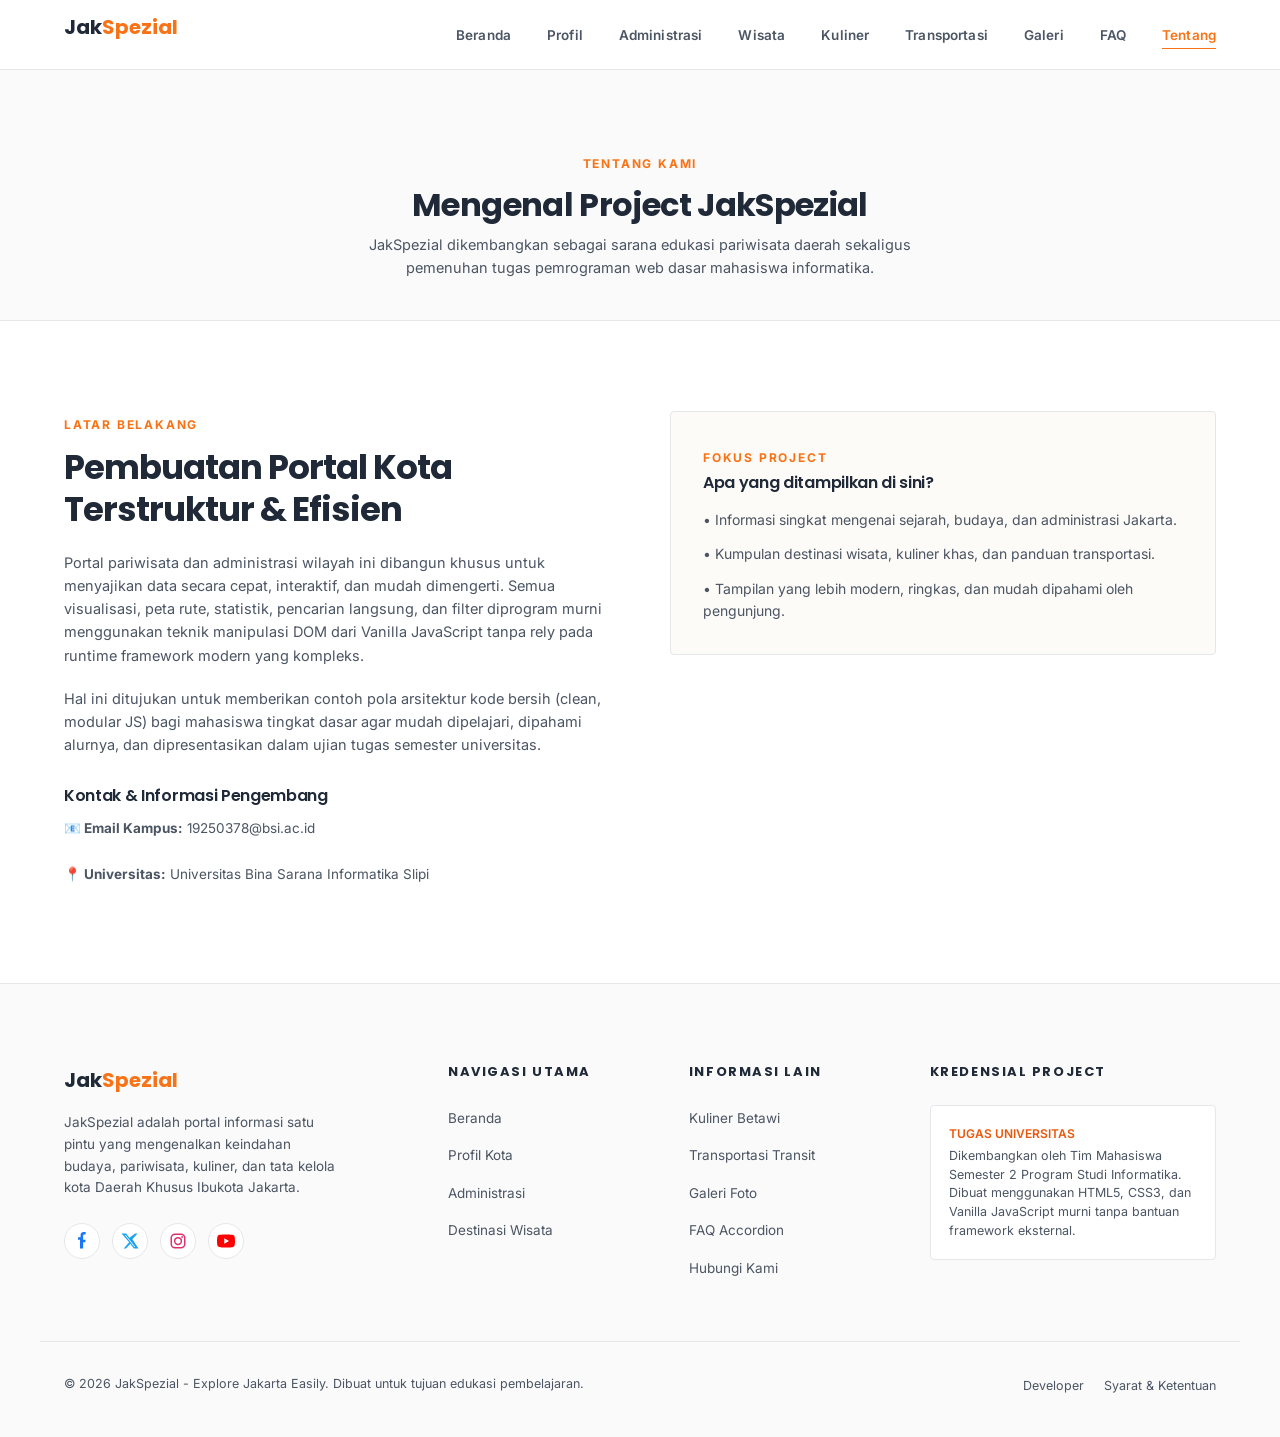
<file: pages/about.html>
<!DOCTYPE html>
<html lang="id">
<head>
    <meta charset="UTF-8">
    <meta name="viewport" content="width=device-width, initial-scale=1.0">
    <title>Tentang Kami - JakSpezial</title>
    <link rel="icon" type="image/png" href="../assets/logos/logojs.png">
    
    <!-- Meta SEO -->
    <meta name="description" content="Profil pengembang web portal JakSpezial. Dibuat oleh tim mahasiswa informatika semester dua untuk menyajikan informasi edukasi kota DKI Jakarta secara modern dan minimalis.">
    <meta name="keywords" content="Tentang JakSpezial, Developer Web Jakarta, Kontak JakSpezial, Tugas Kuliah Pemrograman Web">
    
    <!-- CSS Links -->
    <link rel="stylesheet" href="../css/style.css">
    <link rel="stylesheet" href="../css/navbar.css">
    <link rel="stylesheet" href="../css/modal.css">
    <link rel="stylesheet" href="../css/footer.css">
    <link rel="stylesheet" href="../css/responsive.css">
    
    <style>
        .page-header-banner {
            width: 100%;
            padding: 80px 0 40px 0;
            background-color: var(--bg-secondary);
            border-bottom: 1px solid var(--border);
            margin-top: var(--header-height);
            text-align: center;
        }

        .about-grid {
            display: grid;
            grid-template-columns: 1fr 1fr;
            gap: 60px;
            align-items: flex-start;
        }

        /* Clean Minimalist Form Elements */
        .form-group {
            display: flex;
            flex-direction: column;
            gap: 8px;
            margin-bottom: 20px;
        }

        .form-label {
            font-size: 12px;
            font-weight: 600;
            text-transform: uppercase;
            letter-spacing: 0.05em;
            color: var(--text-primary);
        }

        .form-input {
            width: 100%;
            padding: 12px 16px;
            font-family: var(--font-body);
            font-size: 14px;
            color: var(--text-primary);
            background-color: var(--bg-primary);
            border: 1px solid var(--border);
            border-radius: var(--border-radius);
            outline: none;
            transition: border-color var(--transition-fast);
        }

        .form-input:focus {
            border-color: var(--primary);
        }

        .form-textarea {
            resize: vertical;
            min-height: 140px;
        }
        
        .status-box {
            font-size: 13.5px;
            margin-top: 12px;
            font-weight: 500;
        }
    </style>
</head>
<body data-page="about">

    <!-- 1. Loading Screen Spinner -->
    <div id="loading-screen">
        <div class="spinner"></div>
        <span style="font-family: var(--font-heading); font-size: 11px; font-weight: 700; letter-spacing: 0.15em; color: var(--primary); text-transform: uppercase;">JakSpezial</span>
    </div>

    <!-- 2. Navigation Header (Solid version) -->
    <header class="navbar navbar-static">
        <div class="container navbar-container">
            <a href="../index.html" class="navbar-brand">
                <span class="brand-name">Jak</span><span class="brand-accent">Spezial</span>
            </a>
            
            <!-- Desktop Menu -->
            <nav>
                <ul class="navbar-menu">
                    <li><a href="../index.html" class="navbar-link">Beranda</a></li>
                    <li><a href="./profile.html" class="navbar-link">Profil</a></li>
                    <li><a href="./administrasi.html" class="navbar-link">Administrasi</a></li>
                    <li><a href="./wisata.html" class="navbar-link">Wisata</a></li>
                    <li><a href="./kuliner.html" class="navbar-link">Kuliner</a></li>
                    <li><a href="./transportasi.html" class="navbar-link">Transportasi</a></li>
                    <li><a href="./gallery.html" class="navbar-link">Galeri</a></li>
                    <li><a href="./faq.html" class="navbar-link">FAQ</a></li>
                    <li><a href="./about.html" class="navbar-link active">Tentang</a></li>
                </ul>
            </nav>

            <!-- Mobile Toggle -->
            <button class="navbar-toggle" aria-label="Buka menu navigasi">
                <span class="navbar-toggle-bar"></span>
                <span class="navbar-toggle-bar"></span>
                <span class="navbar-toggle-bar"></span>
            </button>
        </div>
    </header>

    <!-- 3. Mobile Nav Drawer Sidebar -->
    <div class="mobile-nav-backdrop"></div>
    <div class="mobile-nav">
        <div class="mobile-nav-header">
            <div class="navbar-brand"><span class="brand-name">Jak</span><span class="brand-accent">Spezial</span></div>
            <button class="mobile-nav-close" aria-label="Tutup menu navigasi">✕</button>
        </div>
        <ul class="mobile-nav-menu">
            <li><a href="../index.html" class="mobile-nav-link">Beranda</a></li>
            <li><a href="./profile.html" class="mobile-nav-link">Profil</a></li>
            <li><a href="./administrasi.html" class="mobile-nav-link">Administrasi</a></li>
            <li><a href="./wisata.html" class="mobile-nav-link">Wisata</a></li>
            <li><a href="./kuliner.html" class="mobile-nav-link">Kuliner</a></li>
            <li><a href="./transportasi.html" class="mobile-nav-link">Transportasi</a></li>
            <li><a href="./gallery.html" class="mobile-nav-link">Galeri</a></li>
            <li><a href="./faq.html" class="mobile-nav-link">FAQ</a></li>
            <li><a href="./about.html" class="mobile-nav-link active">Tentang</a></li>
        </ul>
    </div>

    <!-- 4. Page Header Banner -->
    <header class="page-header-banner">
        <div class="container reveal active" style="opacity: 1; transform: none;">
            <span class="section-label">Tentang Kami</span>
            <h1 style="font-size: 32px; font-weight: 700; letter-spacing: -0.02em; margin-bottom: 8px;">Mengenal Project JakSpezial</h1>
            <p style="color: var(--text-secondary); max-width: 600px; margin: 0 auto; font-size: 14.5px;">
                JakSpezial dikembangkan sebagai sarana edukasi pariwisata daerah sekaligus pemenuhan tugas pemrograman web dasar mahasiswa informatika.
            </p>
        </div>
    </header>

    <!-- 5. About Content Section -->
    <section class="section">
        <div class="container about-grid">
            
            <div class="reveal active" style="opacity: 1; transform: none;">
                <span class="section-label">Latar Belakang</span>
                <h2 class="section-title" style="text-align: left; margin-bottom: 20px;">Pembuatan Portal Kota Terstruktur & Efisien</h2>
                <p class="modal-text" style="margin-bottom: 20px;">
                    Portal pariwisata dan administrasi wilayah ini dibangun khusus untuk menyajikan data secara cepat, interaktif, dan mudah dimengerti. Semua visualisasi, peta rute, statistik, pencarian langsung, dan filter diprogram murni menggunakan teknik manipulasi DOM dari Vanilla JavaScript tanpa rely pada runtime framework modern yang kompleks.
                </p>
                <p class="modal-text" style="margin-bottom: 30px;">
                    Hal ini ditujukan untuk memberikan contoh pola arsitektur kode bersih (clean, modular JS) bagi mahasiswa tingkat dasar agar mudah dipelajari, dipahami alurnya, dan dipresentasikan dalam ujian tugas semester universitas.
                </p>

                <h3 class="modal-section-title" style="margin-bottom: 12px;">Kontak & Informasi Pengembang</h3>
                <ul class="modal-detail-list" style="list-style: none;">
                    <li style="font-size: 13.5px; color: var(--text-secondary); margin-bottom: 8px;">
                        <strong>📧 Email Kampus:</strong> 19250378@bsi.ac.id
                    </li>
                    <li style="font-size: 13.5px; color: var(--text-secondary); margin-bottom: 8px;">
                        <strong>📍 Universitas:</strong> Universitas Bina Sarana Informatika Slipi
                    </li>
                </ul>
            </div>

            <div class="reveal active" style="opacity: 1; transform: none; border: 1px solid var(--border); border-radius: var(--border-radius); padding: 32px; background-color: var(--bg-card);">
                <span class="section-label" style="margin-bottom: 6px;">Fokus Project</span>
                <h3 class="modal-section-title" style="margin-bottom: 16px;">Apa yang ditampilkan di sini?</h3>
                <ul class="modal-detail-list" style="list-style: none; display: flex; flex-direction: column; gap: 12px;">
                    <li style="font-size: 14px; color: var(--text-secondary);">• Informasi singkat mengenai sejarah, budaya, dan administrasi Jakarta.</li>
                    <li style="font-size: 14px; color: var(--text-secondary);">• Kumpulan destinasi wisata, kuliner khas, dan panduan transportasi.</li>
                    <li style="font-size: 14px; color: var(--text-secondary);">• Tampilan yang lebih modern, ringkas, dan mudah dipahami oleh pengunjung.</li>
                </ul>
            </div>
            
        </div>
    </section>

    <!-- 6. Shared Footer -->
    <footer class="footer">
        <div class="container footer-grid">
            <div class="footer-column">
                <a href="../index.html" class="footer-brand"><span class="brand-name">Jak</span><span class="brand-accent">Spezial</span></a>
                <p class="footer-text">JakSpezial adalah portal informasi satu pintu yang mengenalkan keindahan budaya, pariwisata, kuliner, dan tata kelola kota Daerah Khusus Ibukota Jakarta.</p>
                <div class="footer-socials">
                    <a href="https://facebook.com" class="footer-social-icon" target="_blank" rel="noopener noreferrer" aria-label="Facebook"><img src="../assets/logos/facebook.svg" alt="Facebook" style="width: 18px; height: 18px;"></a>
                    <a href="https://twitter.com" class="footer-social-icon" target="_blank" rel="noopener noreferrer" aria-label="Twitter"><img src="../assets/logos/twitter.svg" alt="Twitter" style="width: 18px; height: 18px;"></a>
                    <a href="https://instagram.com" class="footer-social-icon" target="_blank" rel="noopener noreferrer" aria-label="Instagram"><img src="../assets/logos/instagram.svg" alt="Instagram" style="width: 18px; height: 18px;"></a>
                    <a href="https://youtube.com" class="footer-social-icon" target="_blank" rel="noopener noreferrer" aria-label="YouTube"><img src="../assets/logos/youtube.svg" alt="YouTube" style="width: 18px; height: 18px;"></a>
                </div>
            </div>
            
            <div class="footer-column">
                <h3 class="footer-title">Navigasi Utama</h3>
                <ul class="footer-links">
                    <li><a href="../index.html" class="footer-link">Beranda</a></li>
                    <li><a href="./profile.html" class="footer-link">Profil Kota</a></li>
                    <li><a href="./administrasi.html" class="footer-link">Administrasi</a></li>
                    <li><a href="./wisata.html" class="footer-link">Destinasi Wisata</a></li>
                </ul>
            </div>
            
            <div class="footer-column">
                <h3 class="footer-title">Informasi Lain</h3>
                <ul class="footer-links">
                    <li><a href="./kuliner.html" class="footer-link">Kuliner Betawi</a></li>
                    <li><a href="./transportasi.html" class="footer-link">Transportasi Transit</a></li>
                    <li><a href="./gallery.html" class="footer-link">Galeri Foto</a></li>
                    <li><a href="./faq.html" class="footer-link">FAQ Accordion</a></li>
                    <li><a href="./about.html" class="footer-link">Hubungi Kami</a></li>
                </ul>
            </div>
            
            <div class="footer-column">
                <h3 class="footer-title">Kredensial Project</h3>
                <div class="footer-dev-card">
                    <div class="footer-dev-title">Tugas Universitas</div>
                    <p class="footer-dev-text">Dikembangkan oleh Tim Mahasiswa Semester 2 Program Studi Informatika. Dibuat menggunakan HTML5, CSS3, dan Vanilla JavaScript murni tanpa bantuan framework eksternal.</p>
                </div>
            </div>
        </div>
        
        <div class="container footer-bottom">
            <p class="footer-copy">&copy; 2026 JakSpezial - Explore Jakarta Easily. Dibuat untuk tujuan edukasi pembelajaran.</p>
            <ul class="footer-meta-links">
                <li><a href="./about.html" class="footer-meta-link">Developer</a></li>
                <li><a href="./faq.html" class="footer-meta-link">Syarat & Ketentuan</a></li>
            </ul>
        </div>
    </footer>

    <!-- 7. Back To Top Arrow -->
    <button id="back-to-top" aria-label="Kembali ke atas">▲</button>

    <!-- 8. Centralized Detail Modal Wrapper -->
    <div id="detail-modal" class="modal-overlay" onclick="handleBackdropClick(event)">
        <div class="modal-container">
            <!-- Content Injected Dynamically by JS -->
        </div>
    </div>

    <!-- Script Integrations -->
    <script src="../js/data.js"></script>
    <script src="../js/render.js"></script>
    <script src="../js/search.js"></script>
    <script src="../js/filter.js"></script>
    <script src="../js/modal.js"></script>
    <script src="../js/animation.js"></script>
    <script src="../js/main.js"></script>
</body>
</html>
</file>
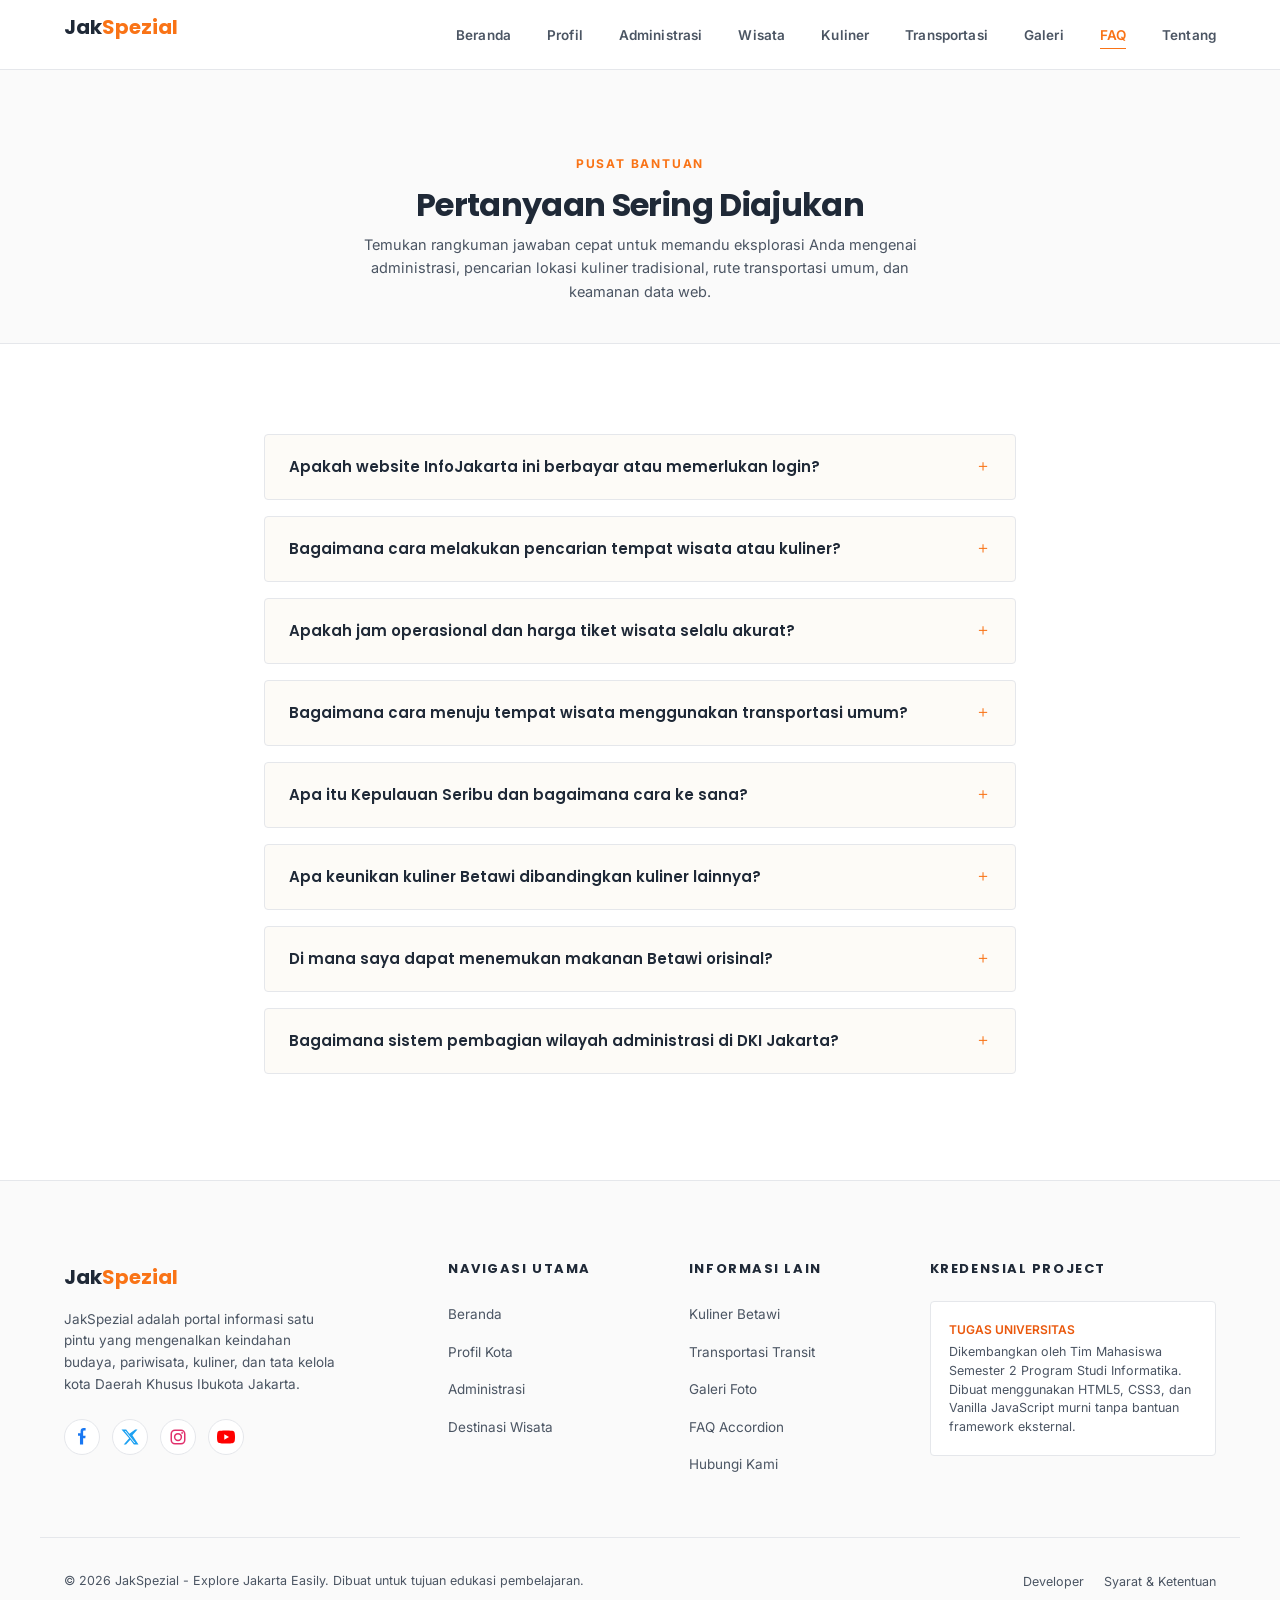
<file: pages/faq.html>
<!DOCTYPE html>
<html lang="id">
<head>
    <meta charset="UTF-8">
    <meta name="viewport" content="width=device-width, initial-scale=1.0">
    <title>Pertanyaan Sering Diajukan (FAQ) - JakSpezial</title>
    <link rel="icon" type="image/png" href="../assets/logos/logojs.png">
    
    <!-- Meta SEO -->
    <meta name="description" content="Kumpulan jawaban atas pertanyaan yang paling sering diajukan mengenai kota administrasi Jakarta, akses pariwisata, kuliner, dan tips transportasi.">
    <meta name="keywords" content="FAQ Jakarta, Informasi Jakarta, Tanya Jawab Jakarta, Rute Wisata Jakarta, Tiket Ragunan Monas">
    
    <!-- CSS Links -->
    <link rel="stylesheet" href="../css/style.css">
    <link rel="stylesheet" href="../css/navbar.css">
    <link rel="stylesheet" href="../css/modal.css">
    <link rel="stylesheet" href="../css/footer.css">
    <link rel="stylesheet" href="../css/responsive.css">
    
    <style>
        .page-header-banner {
            width: 100%;
            padding: 80px 0 40px 0;
            background-color: var(--bg-secondary);
            border-bottom: 1px solid var(--border);
            margin-top: var(--header-height);
            text-align: center;
        }
    </style>
</head>
<body data-page="faq">

    <!-- 1. Loading Screen Spinner -->
    <div id="loading-screen">
        <div class="spinner"></div>
        <span style="font-family: var(--font-heading); font-size: 11px; font-weight: 700; letter-spacing: 0.15em; color: var(--primary); text-transform: uppercase;">JakSpezial</span>
    </div>

    <!-- 2. Navigation Header (Solid version) -->
    <header class="navbar navbar-static">
        <div class="container navbar-container">
            <a href="../index.html" class="navbar-brand">
                <span class="brand-name">Jak</span><span class="brand-accent">Spezial</span>
            </a>
            
            <!-- Desktop Menu -->
            <nav>
                <ul class="navbar-menu">
                    <li><a href="../index.html" class="navbar-link">Beranda</a></li>
                    <li><a href="./profile.html" class="navbar-link">Profil</a></li>
                    <li><a href="./administrasi.html" class="navbar-link">Administrasi</a></li>
                    <li><a href="./wisata.html" class="navbar-link">Wisata</a></li>
                    <li><a href="./kuliner.html" class="navbar-link">Kuliner</a></li>
                    <li><a href="./transportasi.html" class="navbar-link">Transportasi</a></li>
                    <li><a href="./gallery.html" class="navbar-link">Galeri</a></li>
                    <li><a href="./faq.html" class="navbar-link active">FAQ</a></li>
                    <li><a href="./about.html" class="navbar-link">Tentang</a></li>
                </ul>
            </nav>

            <!-- Mobile Toggle -->
            <button class="navbar-toggle" aria-label="Buka menu navigasi">
                <span class="navbar-toggle-bar"></span>
                <span class="navbar-toggle-bar"></span>
                <span class="navbar-toggle-bar"></span>
            </button>
        </div>
    </header>

    <!-- 3. Mobile Nav Drawer Sidebar -->
    <div class="mobile-nav-backdrop"></div>
    <div class="mobile-nav">
        <div class="mobile-nav-header">
            <div class="navbar-brand"><span class="brand-name">Jak</span><span class="brand-accent">Spezial</span></div>
            <button class="mobile-nav-close" aria-label="Tutup menu navigasi">✕</button>
        </div>
        <ul class="mobile-nav-menu">
            <li><a href="../index.html" class="mobile-nav-link">Beranda</a></li>
            <li><a href="./profile.html" class="mobile-nav-link">Profil</a></li>
            <li><a href="./administrasi.html" class="mobile-nav-link">Administrasi</a></li>
            <li><a href="./wisata.html" class="mobile-nav-link">Wisata</a></li>
            <li><a href="./kuliner.html" class="mobile-nav-link">Kuliner</a></li>
            <li><a href="./transportasi.html" class="mobile-nav-link">Transportasi</a></li>
            <li><a href="./gallery.html" class="mobile-nav-link">Galeri</a></li>
            <li><a href="./faq.html" class="mobile-nav-link active">FAQ</a></li>
            <li><a href="./about.html" class="mobile-nav-link">Tentang</a></li>
        </ul>
    </div>

    <!-- 4. Page Header Banner -->
    <header class="page-header-banner">
        <div class="container reveal">
            <span class="section-label">Pusat Bantuan</span>
            <h1 style="font-size: 32px; font-weight: 700; letter-spacing: -0.02em; margin-bottom: 8px;">Pertanyaan Sering Diajukan</h1>
            <p style="color: var(--text-secondary); max-width: 600px; margin: 0 auto; font-size: 14.5px;">
                Temukan rangkuman jawaban cepat untuk memandu eksplorasi Anda mengenai administrasi, pencarian lokasi kuliner tradisional, rute transportasi umum, dan keamanan data web.
            </p>
        </div>
    </header>

    <!-- 5. FAQ Accordion Grid Section -->
    <section class="section">
        <div class="container" style="max-width: 800px;">
            <!-- Accordion dynamic wrapper injected by JS render.js -->
            <div id="faq-accordion"></div>
        </div>
    </section>

    <!-- 6. Shared Footer -->
    <footer class="footer">
        <div class="container footer-grid">
            <div class="footer-column">
                <a href="../index.html" class="footer-brand"><span class="brand-name">Jak</span><span class="brand-accent">Spezial</span></a>
                <p class="footer-text">JakSpezial adalah portal informasi satu pintu yang mengenalkan keindahan budaya, pariwisata, kuliner, dan tata kelola kota Daerah Khusus Ibukota Jakarta.</p>
                <div class="footer-socials">
                    <a href="https://facebook.com" class="footer-social-icon" target="_blank" rel="noopener noreferrer" aria-label="Facebook"><img src="../assets/logos/facebook.svg" alt="Facebook" style="width: 18px; height: 18px;"></a>
                    <a href="https://twitter.com" class="footer-social-icon" target="_blank" rel="noopener noreferrer" aria-label="Twitter"><img src="../assets/logos/twitter.svg" alt="Twitter" style="width: 18px; height: 18px;"></a>
                    <a href="https://instagram.com" class="footer-social-icon" target="_blank" rel="noopener noreferrer" aria-label="Instagram"><img src="../assets/logos/instagram.svg" alt="Instagram" style="width: 18px; height: 18px;"></a>
                    <a href="https://youtube.com" class="footer-social-icon" target="_blank" rel="noopener noreferrer" aria-label="YouTube"><img src="../assets/logos/youtube.svg" alt="YouTube" style="width: 18px; height: 18px;"></a>
                </div>
            </div>
            
            <div class="footer-column">
                <h3 class="footer-title">Navigasi Utama</h3>
                <ul class="footer-links">
                    <li><a href="../index.html" class="footer-link">Beranda</a></li>
                    <li><a href="./profile.html" class="footer-link">Profil Kota</a></li>
                    <li><a href="./administrasi.html" class="footer-link">Administrasi</a></li>
                    <li><a href="./wisata.html" class="footer-link">Destinasi Wisata</a></li>
                </ul>
            </div>
            
            <div class="footer-column">
                <h3 class="footer-title">Informasi Lain</h3>
                <ul class="footer-links">
                    <li><a href="./kuliner.html" class="footer-link">Kuliner Betawi</a></li>
                    <li><a href="./transportasi.html" class="footer-link">Transportasi Transit</a></li>
                    <li><a href="./gallery.html" class="footer-link">Galeri Foto</a></li>
                    <li><a href="./faq.html" class="footer-link">FAQ Accordion</a></li>
                    <li><a href="./about.html" class="footer-link">Hubungi Kami</a></li>
                </ul>
            </div>
            
            <div class="footer-column">
                <h3 class="footer-title">Kredensial Project</h3>
                <div class="footer-dev-card">
                    <div class="footer-dev-title">Tugas Universitas</div>
                    <p class="footer-dev-text">Dikembangkan oleh Tim Mahasiswa Semester 2 Program Studi Informatika. Dibuat menggunakan HTML5, CSS3, dan Vanilla JavaScript murni tanpa bantuan framework eksternal.</p>
                </div>
            </div>
        </div>
        
        <div class="container footer-bottom">
            <p class="footer-copy">&copy; 2026 JakSpezial - Explore Jakarta Easily. Dibuat untuk tujuan edukasi pembelajaran.</p>
            <ul class="footer-meta-links">
                <li><a href="./about.html" class="footer-meta-link">Developer</a></li>
                <li><a href="./faq.html" class="footer-meta-link">Syarat & Ketentuan</a></li>
            </ul>
        </div>
    </footer>

    <!-- 7. Back To Top Arrow -->
    <button id="back-to-top" aria-label="Kembali ke atas">▲</button>

    <!-- 8. Centralized Detail Modal Wrapper -->
    <div id="detail-modal" class="modal-overlay" onclick="handleBackdropClick(event)">
        <div class="modal-container">
            <!-- Content Injected Dynamically by JS -->
        </div>
    </div>

    <!-- Script Integrations -->
    <script src="../js/data.js"></script>
    <script src="../js/render.js"></script>
    <script src="../js/search.js"></script>
    <script src="../js/filter.js"></script>
    <script src="../js/modal.js"></script>
    <script src="../js/animation.js"></script>
    <script src="../js/main.js"></script>
</body>
</html>
</file>
<file: css/style.css>
/* ==========================================================================
   InfoJakarta Base Stylesheet
   Contains CSS Variables, Reset, Typography, and Global Utilities.
   Theme: Minimalist Orange & White (Borders over Shadows)
   ========================================================================== */

/* 1. Imports */
@import url('https://fonts.googleapis.com/css2?family=Poppins:wght@300;400;500;600;700;800&family=Inter:wght@300;400;500;600;700&display=swap');

/* 2. Global Variables */
:root {
    /* Color Palette */
    --primary: #F97316;          /* Vibrant Orange */
    --primary-hover: #EA580C;    /* Deep Orange */
    --primary-light: #FFF7ED;    /* Soft Orange Tint */
    --secondary: #FDBA74;        /* Light Orange Accent */
    --bg-primary: #FFFFFF;       /* Pure White Background */
    --bg-secondary: #FAFAFA;     /* Very Light Gray */
    --bg-card: #FDFBF7;          /* Soft Off-White for Cards */
    --text-primary: #1F2937;     /* Dark Slate */
    --text-secondary: #4B5563;   /* Slate Muted */
    --text-muted: #9CA3AF;       /* Light Gray */
    
    /* Layout Details */
    --border: #E5E7EB;           /* Thin subtle border */
    --border-accent: #FED7AA;    /* Light orange subtle border */
    --font-heading: 'Poppins', 'Inter', sans-serif;
    --font-body: 'Inter', 'Poppins', sans-serif;
    
    --container-width: 1200px;
    --header-height: 70px;
    --border-radius: 4px;        /* Sharp, agency-style minimalist corners */
    --transition-fast: 0.2s cubic-bezier(0.4, 0, 0.2, 1);
    --transition-normal: 0.35s cubic-bezier(0.4, 0, 0.2, 1);
}

/* 3. Reset */
* {
    box-sizing: border-box;
    margin: 0;
    padding: 0;
    -webkit-tap-highlight-color: transparent;
}

html {
    scroll-behavior: smooth;
}

body {
    font-family: var(--font-body);
    color: var(--text-primary);
    background-color: var(--bg-primary);
    line-height: 1.6;
    overflow-x: hidden;
    -webkit-font-smoothing: antialiased;
}

/* 4. Layout Containers */
.container {
    max-width: var(--container-width);
    margin: 0 auto;
    padding: 0 24px;
}

/* 5. Typography */
h1, h2, h3, h4, h5, h6 {
    font-family: var(--font-heading);
    font-weight: 600;
    letter-spacing: -0.02em;
    color: var(--text-primary);
    line-height: 1.25;
}

p {
    font-size: 15px;
    color: var(--text-secondary);
}

a {
    color: inherit;
    text-decoration: none;
    transition: color var(--transition-fast);
}

.text-accent {
    color: var(--primary);
}

/* 6. Buttons */
.btn {
    display: inline-flex;
    align-items: center;
    justify-content: center;
    padding: 10px 22px;
    font-family: var(--font-body);
    font-size: 14px;
    font-weight: 500;
    letter-spacing: 0.01em;
    border-radius: var(--border-radius);
    cursor: pointer;
    transition: all var(--transition-fast);
    border: 1px solid transparent;
    gap: 8px;
}

.btn-primary {
    background-color: var(--primary);
    color: var(--white);
    color: #FFFFFF;
}

.btn-primary:hover {
    background-color: var(--primary-hover);
}

.btn-secondary {
    background-color: transparent;
    color: var(--text-primary);
    border-color: var(--border);
}

.btn-secondary:hover {
    background-color: var(--bg-secondary);
    border-color: var(--text-primary);
}

.btn-accent-border {
    background-color: transparent;
    color: var(--primary);
    border-color: var(--secondary);
}

.btn-accent-border:hover {
    background-color: var(--primary-light);
    border-color: var(--primary);
}

/* 7. Structural Components */
.section {
    padding: 90px 0;
}

.section-dark {
    background-color: var(--bg-secondary);
    border-top: 1px solid var(--border);
    border-bottom: 1px solid var(--border);
}

.section-header {
    text-align: center;
    max-width: 650px;
    margin: 0 auto 60px auto;
}

.section-label {
    font-size: 12px;
    text-transform: uppercase;
    letter-spacing: 0.15em;
    font-weight: 700;
    color: var(--primary);
    margin-bottom: 12px;
    display: inline-block;
}

.section-title {
    font-size: 34px;
    font-weight: 700;
    margin-bottom: 16px;
    letter-spacing: -0.03em;
}

.section-subtitle {
    font-size: 15px;
    color: var(--text-secondary);
}

/* Divider Lines instead of box-shadow spacing */
.divider {
    height: 1px;
    background-color: var(--border);
    width: 100%;
}

.badge {
    display: inline-flex;
    align-items: center;
    padding: 4px 10px;
    font-size: 11px;
    font-weight: 600;
    text-transform: uppercase;
    letter-spacing: 0.05em;
    border-radius: 20px;
    border: 1px solid var(--border);
    background-color: var(--bg-secondary);
    color: var(--text-secondary);
}

.badge-primary {
    border-color: var(--border-accent);
    background-color: var(--primary-light);
    color: var(--primary-hover);
}

/* 8. Loader Screen */
#loading-screen {
    position: fixed;
    top: 0;
    left: 0;
    width: 100vw;
    height: 100vh;
    background-color: var(--bg-primary);
    display: flex;
    flex-direction: column;
    align-items: center;
    justify-content: center;
    z-index: 9999;
    transition: opacity var(--transition-normal), visibility var(--transition-normal);
}

#loading-screen.fade-out {
    opacity: 0;
    visibility: hidden;
}

.spinner {
    width: 24px;
    height: 24px;
    border: 2px solid var(--border);
    border-top-color: var(--primary);
    border-radius: 50%;
    animation: spin 0.7s linear infinite;
    margin-bottom: 12px;
}

@keyframes spin {
    to { transform: rotate(360deg); }
}

/* 9. Back To Top */
#back-to-top {
    position: fixed;
    bottom: 30px;
    right: 30px;
    width: 40px;
    height: 40px;
    background-color: var(--bg-primary);
    border: 1px solid var(--border);
    border-radius: 50%;
    display: flex;
    align-items: center;
    justify-content: center;
    cursor: pointer;
    opacity: 0;
    visibility: hidden;
    transition: all var(--transition-fast);
    z-index: 99;
    font-size: 16px;
    color: var(--text-secondary);
}

#back-to-top.show {
    opacity: 1;
    visibility: visible;
}

#back-to-top:hover {
    border-color: var(--primary);
    color: var(--primary);
    transform: translateY(-3px);
}

/* Scroll Animations helper classes */
.reveal {
    opacity: 0;
    transform: translateY(20px);
    transition: opacity 0.6s ease, transform 0.6s ease;
}

.reveal.active {
    opacity: 1;
    transform: translateY(0);
}
</file>
<file: css/navbar.css>
/* ==========================================================================
   InfoJakarta Navigation Bar Stylesheet
   Contains Sticky Top Header, Desktop Links, and Mobile Side Drawer.
   Theme: Minimalist Orange & White
   ========================================================================== */

.navbar {
    position: fixed;
    top: 0;
    left: 0;
    width: 100%;
    height: var(--header-height);
    background-color: transparent;
    z-index: 1000;
    display: flex;
    align-items: center;
    transition: background-color var(--transition-fast), border-color var(--transition-fast);
    border-bottom: 1px solid transparent;
}

/* Scrolled solid state or static page state */
.navbar.navbar-scrolled,
.navbar.navbar-static {
    background-color: var(--bg-primary);
    border-bottom-color: var(--border);
}

.navbar-container {
    display: flex;
    align-items: center;
    justify-content: space-between;
    width: 100%;
}

.navbar-brand {
    font-family: var(--font-heading);
    font-size: 20px;
    font-weight: 700;
    color: var(--text-primary);
    margin-bottom: 16px;
}

.navbar:not(.navbar-scrolled):not(.navbar-static) .navbar-brand {
    color: #ffffff;
    text-shadow: 0 2px 10px rgba(0, 0, 0, 0.35);
}

.navbar-brand .brand-accent,
.mobile-nav .navbar-brand .brand-accent {
    color: var(--primary);
}

.navbar-menu {
    display: flex;
    align-items: center;
    list-style: none;
    gap: 36px;
}

.navbar-link {
    font-size: 13.5px;
    font-weight: 600;
    color: var(--text-secondary);
    position: relative;
    padding: 6px 0;
    letter-spacing: 0.01em;
    transition: color var(--transition-fast);
}

.navbar:not(.navbar-scrolled):not(.navbar-static) .navbar-link {
    color: #ffffff;
    text-shadow: 0 2px 8px rgba(0, 0, 0, 0.35);
}

.navbar:not(.navbar-scrolled):not(.navbar-static) .navbar-link:hover,
.navbar:not(.navbar-scrolled):not(.navbar-static) .navbar-link.active {
    color: #ffde9d;
}

.navbar-link:hover,
.navbar-link.active {
    color: var(--primary);
}

/* Underline indicator */
.navbar-link::after {
    content: '';
    position: absolute;
    bottom: 0;
    left: 0;
    width: 0%;
    height: 1px;
    background-color: var(--primary);
    transition: width var(--transition-fast);
}

.navbar-link:hover::after,
.navbar-link.active::after {
    width: 100%;
}

/* Mobile Toggle Hamburger Button */
.navbar-toggle {
    display: none;
    background: none;
    border: none;
    cursor: pointer;
    padding: 4px;
    flex-direction: column;
    justify-content: space-between;
    width: 22px;
    height: 14px;
}

.navbar-toggle-bar {
    display: block;
    width: 100%;
    height: 1.5px;
    background-color: var(--text-primary);
    transition: transform var(--transition-fast), opacity var(--transition-fast);
    transform-origin: center;
}

.navbar:not(.navbar-scrolled):not(.navbar-static) .navbar-toggle-bar {
    background-color: #ffffff;
    box-shadow: 0 1px 6px rgba(0, 0, 0, 0.3);
}

/* Mobile Nav Drawer overlay background */
.mobile-nav-backdrop {
    position: fixed;
    top: 0;
    left: 0;
    width: 100vw;
    height: 100vh;
    background-color: rgba(31, 41, 55, 0.15); /* Sleek slate backdrop blur or tint */
    backdrop-filter: blur(2px);
    z-index: 1001;
    opacity: 0;
    visibility: hidden;
    transition: opacity var(--transition-normal), visibility var(--transition-normal);
}

.mobile-nav-backdrop.open {
    opacity: 1;
    visibility: visible;
}

/* Mobile Nav Sidebar Drawer */
.mobile-nav {
    position: fixed;
    top: 0;
    right: -100%;
    width: 290px;
    height: 100vh;
    background-color: var(--bg-primary);
    z-index: 1002;
    display: flex;
    flex-direction: column;
    padding: 30px 24px;
    transition: right var(--transition-normal);
    border-left: 1px solid var(--border);
}

.mobile-nav.open {
    right: 0;
}

.mobile-nav-header {
    display: flex;
    align-items: center;
    justify-content: space-between;
    margin-bottom: 48px;
}

.mobile-nav-close {
    background: none;
    border: none;
    font-size: 28px;
    cursor: pointer;
    color: var(--text-secondary);
    display: flex;
    align-items: center;
    justify-content: center;
    width: 32px;
    height: 32px;
}

.mobile-nav-close:hover {
    color: var(--primary);
}

.mobile-nav-menu {
    list-style: none;
    display: flex;
    flex-direction: column;
    gap: 16px;
}

.mobile-nav-item {
    width: 100%;
}

.mobile-nav-link {
    font-size: 15px;
    font-weight: 500;
    color: var(--text-primary);
    display: block;
    padding: 12px 16px;
    border-radius: var(--border-radius);
    border: 1px solid transparent;
}

.mobile-nav-link:hover {
    background-color: var(--bg-secondary);
    color: var(--primary);
}

.mobile-nav-link.active {
    background-color: var(--primary-light);
    color: var(--primary);
    border-color: var(--border-accent);
}
</file>
<file: css/modal.css>
/* ==========================================================================
   InfoJakarta Modal Popup Stylesheet
   Contains Overlay Backdrop, Modal Layout Containers, and Detail Content Grids.
   Theme: Minimalist Orange & White (Borders over Shadows)
   ========================================================================== */

/* 1. Modal Overlay Backdrop */
.modal-overlay {
    position: fixed;
    top: 0;
    left: 0;
    width: 100vw;
    height: 100vh;
    background-color: rgba(31, 41, 55, 0.35); /* Elegant translucent dimming */
    backdrop-filter: blur(3px);                /* Soft background defocus */
    z-index: 2000;
    display: flex;
    align-items: center;
    justify-content: center;
    padding: 24px;
    opacity: 0;
    visibility: hidden;
    transition: opacity var(--transition-fast), visibility var(--transition-fast);
}

.modal-overlay.open {
    opacity: 1;
    visibility: visible;
}

/* 2. Modal Main Window */
.modal-container {
    background-color: var(--bg-primary);
    border: 1px solid var(--border);
    border-radius: var(--border-radius);
    width: 100%;
    max-width: 850px;
    max-height: 85vh;
    display: flex;
    flex-direction: column;
    overflow: hidden;
    position: relative;
    transform: translateY(24px);
    transition: transform var(--transition-normal);
    outline: none;
}

.modal-overlay.open .modal-container {
    transform: translateY(0);
}

/* 3. Modal Header Elements */
.modal-close {
    position: absolute;
    top: 20px;
    right: 20px;
    z-index: 10;
    background-color: var(--bg-primary);
    border: 1px solid var(--border);
    width: 36px;
    height: 36px;
    border-radius: 50%;
    cursor: pointer;
    display: flex;
    align-items: center;
    justify-content: center;
    font-size: 20px;
    color: var(--text-secondary);
    transition: all var(--transition-fast);
}

.modal-close:hover {
    border-color: var(--primary);
    color: var(--primary-hover);
    transform: rotate(90deg);
}

/* Scrollable container for the modal's core content */
.modal-scrollable {
    overflow-y: auto;
    flex-grow: 1;
}

.modal-img-wrapper {
    width: 100%;
    height: 320px;
    position: relative;
    border-bottom: 1px solid var(--border);
}

.modal-img {
    width: 100%;
    height: 100%;
    object-fit: cover;
}

/* 4. Modal Body & Grid Layouts */
.modal-body {
    padding: 40px;
}

.modal-header-info {
    margin-bottom: 24px;
}

.modal-label {
    font-size: 11px;
    text-transform: uppercase;
    font-weight: 700;
    color: var(--primary);
    letter-spacing: 0.12em;
    margin-bottom: 8px;
    display: inline-block;
}

.modal-title {
    font-size: 28px;
    font-weight: 700;
    letter-spacing: -0.03em;
    margin-bottom: 6px;
}

.modal-subtitle {
    font-size: 13.5px;
    color: var(--text-secondary);
}

.modal-grid {
    display: grid;
    grid-template-columns: 1.6fr 1fr;
    gap: 40px;
    border-top: 1px solid var(--border);
    padding-top: 30px;
}

/* Left main content block */
.modal-content-left {
    display: flex;
    flex-direction: column;
    gap: 20px;
}

.modal-section-title {
    font-size: 16px;
    font-weight: 600;
    margin-bottom: 12px;
    color: var(--text-primary);
}

.modal-text {
    font-size: 14.5px;
    line-height: 1.6;
    color: var(--text-secondary);
}

/* Right detail specification block */
.modal-content-right {
    display: flex;
    flex-direction: column;
    gap: 24px;
}

.modal-detail-card {
    background-color: var(--bg-card);
    border: 1px solid var(--border-accent);
    border-radius: var(--border-radius);
    padding: 24px;
}

.modal-detail-list {
    list-style: none;
    display: flex;
    flex-direction: column;
    gap: 16px;
}

.modal-detail-item {
    display: flex;
    flex-direction: column;
    gap: 4px;
}

.modal-detail-label {
    font-size: 11px;
    text-transform: uppercase;
    color: var(--text-muted);
    font-weight: 600;
}

.modal-detail-val {
    font-size: 13.5px;
    font-weight: 500;
    color: var(--text-primary);
}

/* 5. Special Modals */
/* City Administrasi District-Subdistrict Selection Layout */
.modal-admin-selector {
    border-top: 1px solid var(--border);
    padding-top: 30px;
    margin-top: 30px;
}

.selector-grid {
    display: grid;
    grid-template-columns: 1fr 1fr;
    gap: 20px;
}

.selector-box {
    display: flex;
    flex-direction: column;
    gap: 8px;
}

.selector-title {
    font-size: 13px;
    font-weight: 600;
    color: var(--text-primary);
}

.selector-list-wrapper {
    border: 1px solid var(--border);
    border-radius: var(--border-radius);
    background-color: var(--bg-secondary);
    height: 180px;
    overflow-y: auto;
    padding: 8px;
}

.selector-item {
    padding: 8px 12px;
    font-size: 13px;
    color: var(--text-secondary);
    cursor: pointer;
    border-radius: var(--border-radius);
    transition: all var(--transition-fast);
}

.selector-item:hover {
    background-color: var(--border);
    color: var(--text-primary);
}

.selector-item.selected {
    background-color: var(--primary-light);
    color: var(--primary-hover);
    font-weight: 500;
    border-color: var(--border-accent);
}

.empty-placeholder {
    display: flex;
    align-items: center;
    justify-content: center;
    height: 100%;
    color: var(--text-muted);
    font-size: 12px;
    font-style: italic;
    text-align: center;
}

/* Scroll Lock on Body */
body.modal-open {
    overflow: hidden;
}

/* Gallery Zoom Modal */
.gallery-zoom-overlay {
    background-color: rgba(17, 24, 39, 0.9);
}

.gallery-zoom-container {
    max-width: 900px;
    background: transparent;
    border: none;
    overflow: visible;
}

.gallery-zoom-img {
    width: 100%;
    max-height: 70vh;
    object-fit: contain;
    border: 1px solid rgba(255, 255, 255, 0.1);
}

.gallery-zoom-caption {
    color: #FFFFFF;
    text-align: center;
    margin-top: 16px;
    font-size: 14.5px;
}
</file>
<file: css/footer.css>
/* ==========================================================================
   InfoJakarta Footer Stylesheet
   Contains Multi-Column Site Navigation Footer and Copyright Sub-Bar.
   Theme: Minimalist Orange & White (Borders over Shadows)
   ========================================================================== */

.footer {
    background-color: var(--bg-secondary);
    border-top: 1px solid var(--border);
    padding: 80px 0 40px 0;
}

.footer-grid {
    display: grid;
    grid-template-columns: 1.4fr 0.8fr 0.8fr 1.2fr;
    gap: 50px;
    margin-bottom: 60px;
}

.footer-column {
    display: flex;
    flex-direction: column;
}

.footer-brand {
    font-family: var(--font-heading);
    font-size: 20px;
    font-weight: 700;
    color: var(--text-primary);
    margin-bottom: 16px;
}

.footer-brand .brand-accent {
    color: var(--primary);
}

.footer-text {
    font-size: 13.5px;
    color: var(--text-secondary);
    line-height: 1.6;
    margin-bottom: 24px;
    max-width: 280px;
}

.footer-socials {
    display: flex;
    gap: 12px;
}

.footer-social-icon {
    width: 36px;
    height: 36px;
    border: 1px solid var(--border);
    border-radius: 50%;
    display: flex;
    align-items: center;
    justify-content: center;
    color: var(--text-secondary);
    font-size: 14px;
    transition: all var(--transition-fast);
    background-color: var(--bg-primary);
}

.footer-social-icon:hover {
    border-color: var(--primary);
    color: var(--primary);
    transform: translateY(-2px);
}

.footer-title {
    font-size: 13px;
    font-weight: 700;
    text-transform: uppercase;
    letter-spacing: 0.12em;
    color: var(--text-primary);
    margin-bottom: 24px;
}

.footer-links {
    list-style: none;
    display: flex;
    flex-direction: column;
    gap: 12px;
}

.footer-link {
    font-size: 13.5px;
    color: var(--text-secondary);
}

.footer-link:hover {
    color: var(--primary);
}

/* Developer Credits styling */
.footer-dev-card {
    border: 1px solid var(--border);
    background-color: var(--bg-primary);
    border-radius: var(--border-radius);
    padding: 18px;
}

.footer-dev-title {
    font-size: 12px;
    font-weight: 600;
    text-transform: uppercase;
    color: var(--primary-hover);
    margin-bottom: 4px;
}

.footer-dev-text {
    font-size: 12.5px;
    color: var(--text-secondary);
    line-height: 1.5;
}

/* Footer Bottom Section */
.footer-bottom {
    border-top: 1px solid var(--border);
    padding-top: 30px;
    display: flex;
    justify-content: space-between;
    align-items: center;
    flex-wrap: wrap;
    gap: 16px;
}

.footer-copy {
    font-size: 12.5px;
    color: var(--text-secondary);
}

.footer-meta-links {
    display: flex;
    gap: 20px;
    list-style: none;
}

.footer-meta-link {
    font-size: 12.5px;
    color: var(--text-secondary);
}

.footer-meta-link:hover {
    color: var(--primary);
}
</file>
<file: css/responsive.css>
/* ==========================================================================
   InfoJakarta Responsive Media Queries Stylesheet
   Adapts layout grids, typography, margins and controls for multiple screen sizes.
   Breakpoints:
   - Laptop / Small Desktop (max-width: 1199px)
   - Tablet / Medium Screen (max-width: 1024px)
   - Mobile / Small Screen  (max-width: 768px)
   ========================================================================== */

/* 1. Laptop / Small Desktop (max-width: 1199px) */
@media screen and (max-width: 1199px) {
    :root {
        --container-width: 960px;
    }
    
    .hero-title {
        font-size: 46px;
    }
    
    .grid-3 {
        gap: 24px;
    }
    
    .footer-grid {
        gap: 30px;
    }
}

/* 2. Tablet / Medium Screen (max-width: 1024px) */
@media screen and (max-width: 1024px) {
    :root {
        --container-width: 720px;
        --header-height: 65px;
    }
    
    .section {
        padding: 70px 0;
    }
    
    .hero-title {
        font-size: 38px;
    }
    
    .hero-arrow {
        width: 38px;
        height: 38px;
    }
    
    .hero-arrow-left {
        left: 20px;
    }
    
    .hero-arrow-right {
        right: 20px;
    }
    
    /* Layout shifts */
    .grid-3 {
        grid-template-columns: repeat(2, 1fr);
    }
    
    .grid-4 {
        grid-template-columns: repeat(2, 1fr);
    }
    
    .transit-card {
        flex-direction: column;
    }
    
    .transit-img-wrapper {
        width: 100%;
        height: 240px;
        border-right: none;
        border-bottom: 1px solid var(--border);
    }
    
    .footer-grid {
        grid-template-columns: repeat(2, 1fr);
        gap: 40px;
    }
    
    .modal-container {
        max-width: 700px;
    }
    
    .modal-grid {
        gap: 30px;
    }
}

/* 3. Mobile / Small Screen (max-width: 768px) */
@media screen and (max-width: 768px) {
    :root {
        --container-width: 100%;
    }
    
    .section {
        padding: 55px 0;
    }
    
    .section-header {
        margin-bottom: 40px;
    }
    
    .section-title {
        font-size: 26px;
    }
    
    /* Navbar Toggles */
    .navbar-menu {
        display: none; /* Hide standard links */
    }
    
    .navbar-toggle {
        display: flex; /* Show Hamburger */
    }
    
    /* Hero Content scaling */
    .hero-title {
        font-size: 28px;
        margin-bottom: 24px;
    }
    
    .hero-subtitle {
        font-size: 11px;
        letter-spacing: 0.15em;
        margin-bottom: 16px;
    }
    
    .hero-actions {
        flex-direction: column;
        gap: 12px;
        width: 100%;
        max-width: 260px;
        margin: 0 auto;
    }
    
    .hero-actions .btn {
        width: 100%;
    }

    .profile-grid-details {
        grid-template-columns: 1fr;
        gap: 32px;
    }

    .about-grid {
        grid-template-columns: 1fr;
        gap: 32px;
    }

    .leader-card {
        padding: 20px;
        gap: 16px;
    }

    .form-input,
    .form-textarea {
        font-size: 15px;
    }
    
    .hero-arrow {
        display: none; /* Hide arrows on mobile */
    }
    
    .hero-dots {
        bottom: 24px;
    }
    
    /* Grids collapse to single columns */
    .grid-2, .grid-3, .grid-4 {
        grid-template-columns: 1fr;
        gap: 20px;
    }
    
    .filter-bar {
        flex-direction: column;
        align-items: stretch;
    }
    
    .search-box {
        max-width: 100%;
    }
    
    .filter-group {
        width: 100%;
    }
    
    .filter-select {
        flex: 1;
    }
    
    /* Modals collapse to single scroll block */
    .modal-container {
        max-height: 90vh;
    }
    
    .modal-body {
        padding: 24px;
    }
    
    .modal-img-wrapper {
        height: 200px;
    }
    
    .modal-title {
        font-size: 22px;
    }
    
    .modal-grid {
        grid-template-columns: 1fr;
        gap: 24px;
        padding-top: 20px;
    }
    
    .selector-grid {
        grid-template-columns: 1fr;
        gap: 16px;
    }
    
    .selector-list-wrapper {
        height: 140px;
    }
    
    /* Footer collapses */
    .footer-grid {
        grid-template-columns: 1fr;
        gap: 30px;
    }
    
    .footer-bottom {
        flex-direction: column;
        text-align: center;
        gap: 16px;
    }
    
    .footer-meta-links {
        justify-content: center;
        flex-wrap: wrap;
    }
    
    #back-to-top {
        bottom: 20px;
        right: 20px;
        width: 36px;
        height: 36px;
        font-size: 14px;
    }
}
</file>
